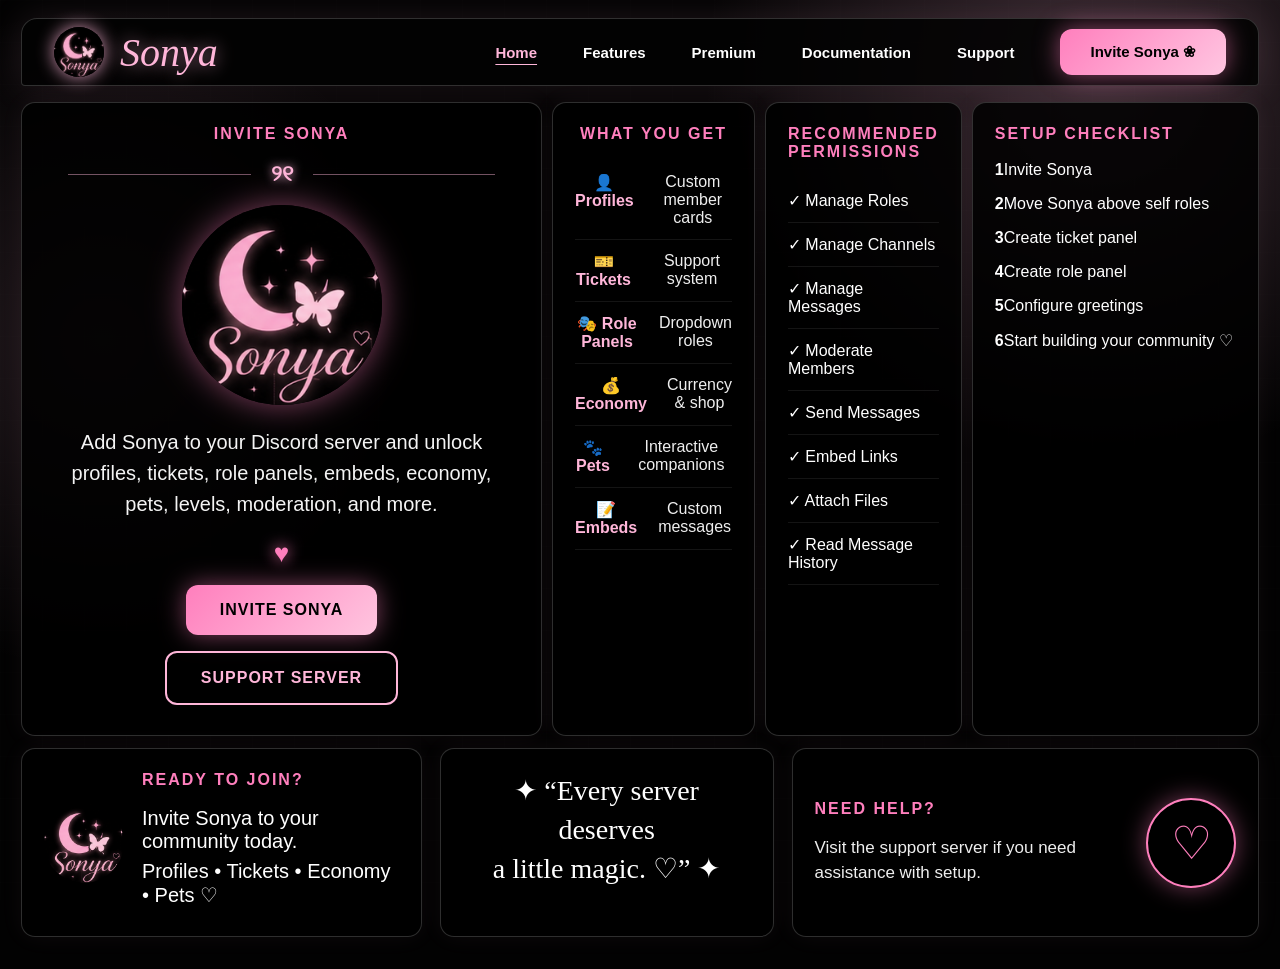
<file: index.html>
<!DOCTYPE html>
<html lang="en">
<head>
    <meta charset="UTF-8">
    <meta name="viewport" content="width=device-width, initial-scale=1.0">
    <title>Sonya Discord Bot</title>
    <link rel="stylesheet" href="style.css">
</head>
<body>

<div class="page">

    <nav class="navbar">
        <a class="brand" href="index.html">
            <img src="images/sonya-alt-logo.png" alt="Sonya">
            <span>Sonya</span>
        </a>

        <div class="nav-links">
            <a class="active" href="index.html">Home</a>
            <a href="features.html">Features</a>
            <a href="premium.html">Premium</a>
            <a href="docs.html">Documentation</a>
            <a href="support.html">Support</a>
            <a class="invite-nav" href="invite.html">Invite Sonya ❀</a>
        </div>
    </nav>

    <main>

        <section class="top-grid">

            <article class="panel icon-panel">
                <h2>INVITE SONYA</h2>

                <div class="divider">
                    <span></span>
                    <b>୨୧</b>
                    <span></span>
                </div>

                <img src="images/sonya-alt-logo.png" alt="Sonya icon">

                <p class="tagline">
                    Add Sonya to your Discord server and unlock profiles,
                    tickets, role panels, embeds, economy, pets, levels,
                    moderation, and more.
                </p>

                <p class="heart">♥</p>

                <div class="hero-actions">
                    <a class="btn primary" href="invite.html">Invite Sonya</a>
                    <a class="btn outline" href="support.html">Support Server</a>
                </div>
            </article>

            <article class="panel alt-panel">
                <h2>WHAT YOU GET</h2>

                <div class="command-list">
                    <p><b>👤 Profiles</b><span>Custom member cards</span></p>
                    <p><b>🎫 Tickets</b><span>Support system</span></p>
                    <p><b>🎭 Role Panels</b><span>Dropdown roles</span></p>
                    <p><b>💰 Economy</b><span>Currency & shop</span></p>
                    <p><b>🐾 Pets</b><span>Interactive companions</span></p>
                    <p><b>📝 Embeds</b><span>Custom messages</span></p>
                </div>
            </article>

            <article class="panel palette-panel">
                <h2>RECOMMENDED PERMISSIONS</h2>

                <div class="command-list">
                    <p>✓ Manage Roles</p>
                    <p>✓ Manage Channels</p>
                    <p>✓ Manage Messages</p>
                    <p>✓ Moderate Members</p>
                    <p>✓ Send Messages</p>
                    <p>✓ Embed Links</p>
                    <p>✓ Attach Files</p>
                    <p>✓ Read Message History</p>
                </div>
            </article>

            <article class="panel feature-panel">
                <h2>SETUP CHECKLIST</h2>

                <div class="setup-list">
                    <p><b>1</b><span>Invite Sonya</span></p>
                    <p><b>2</b><span>Move Sonya above self roles</span></p>
                    <p><b>3</b><span>Create ticket panel</span></p>
                    <p><b>4</b><span>Create role panel</span></p>
                    <p><b>5</b><span>Configure greetings</span></p>
                    <p><b>6</b><span>Start building your community ♡</span></p>
                </div>
            </article>

        </section>

        <section class="bottom-grid">

            <article class="mini-panel presence">
                <img src="images/sonya-alt-logo.png" alt="Sonya">

                <div>
                    <h3>READY TO JOIN?</h3>
                    <p>Invite Sonya to your community today.</p>
                    <p class="playing">Profiles • Tickets • Economy • Pets ♡</p>
                </div>
            </article>

            <article class="mini-panel quote">
                ✦ “Every server deserves<br>a little magic. ♡” ✦
            </article>

            <article class="mini-panel note">
                <div>
                    <h3>NEED HELP?</h3>
                    <p>Visit the support server if you need assistance with setup.</p>
                </div>

                <div class="cat-face">♡</div>
            </article>

        </section>

    </main>

</div>

</body>
</html>
</file>
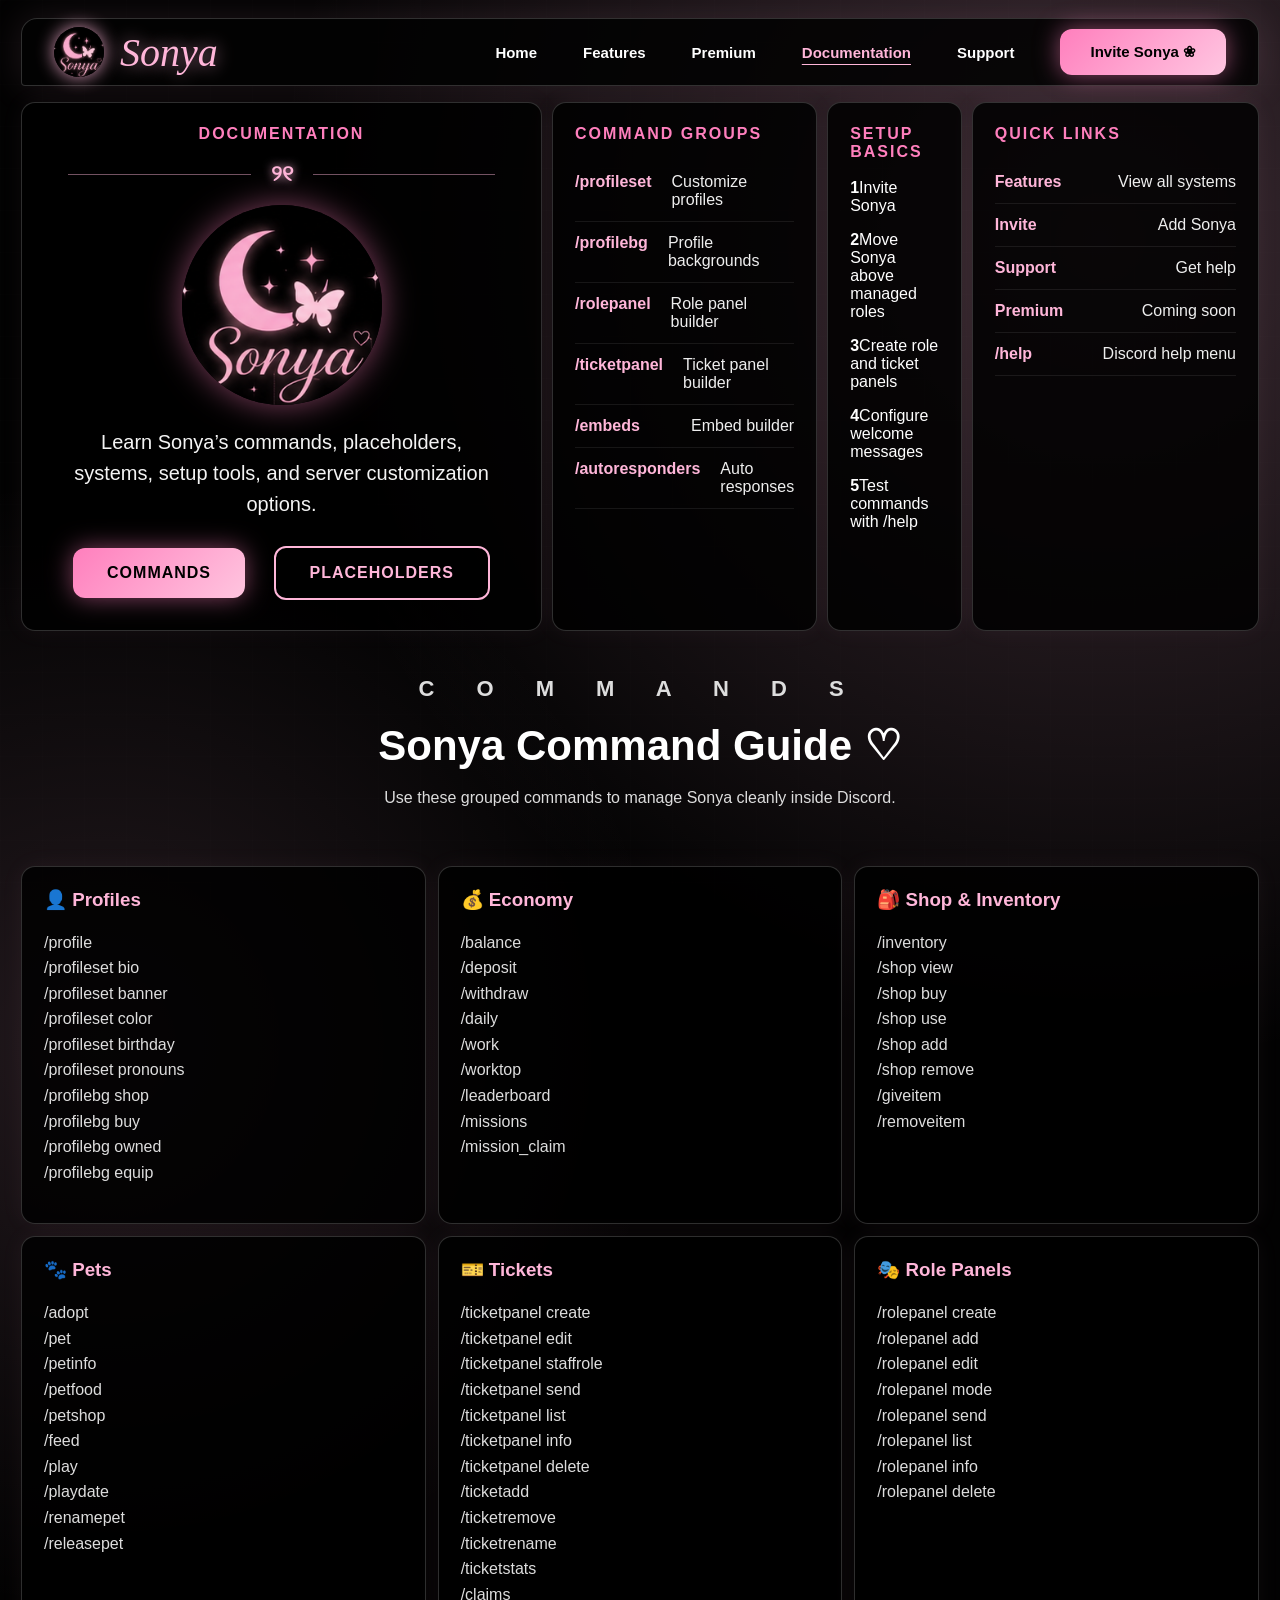
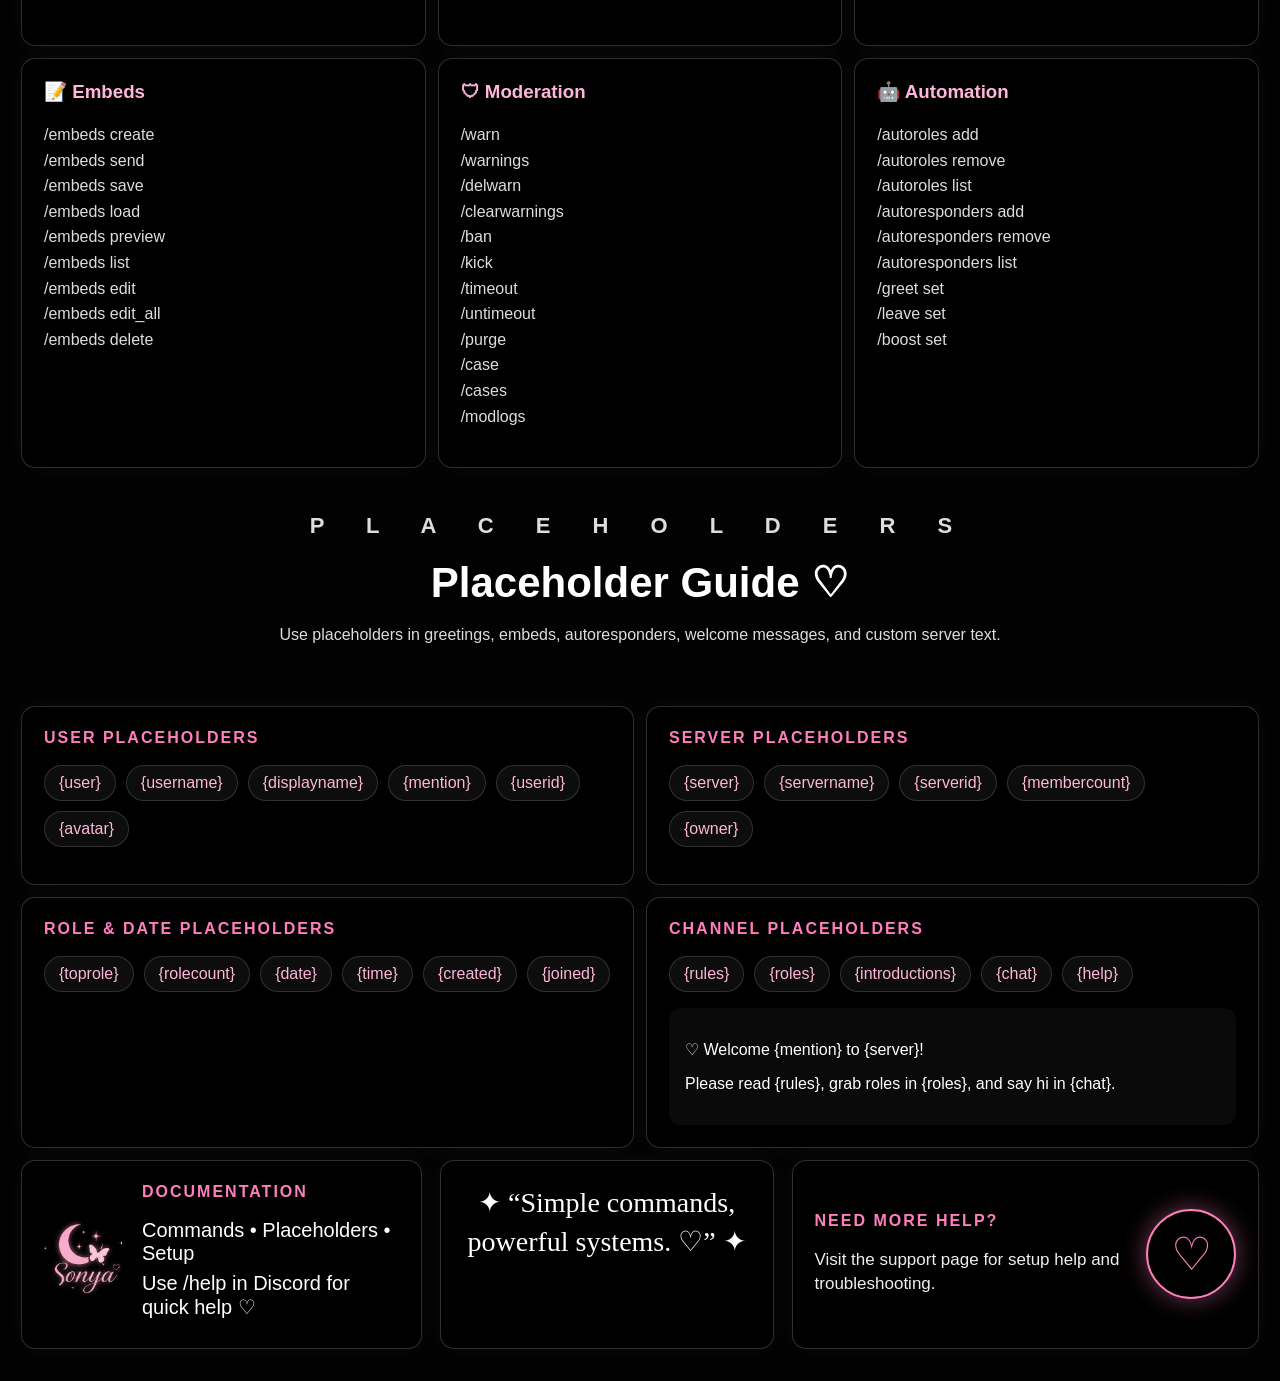
<file: docs.html>
<!DOCTYPE html>
<html lang="en">
<head>
    <meta charset="UTF-8">
    <meta name="viewport" content="width=device-width, initial-scale=1.0">
    <title>Documentation - Sonya</title>
    <link rel="stylesheet" href="style.css">
</head>
<body>

<div class="page">

    <nav class="navbar">
        <a class="brand" href="index.html">
            <img src="images/sonya-alt-logo.png" alt="Sonya">
            <span>Sonya</span>
        </a>

        <div class="nav-links">
            <a href="index.html">Home</a>
            <a href="features.html">Features</a>
            <a href="premium.html">Premium</a>
            <a class="active" href="docs.html">Documentation</a>
            <a href="support.html">Support</a>
            <a class="invite-nav" href="invite.html">Invite Sonya ❀</a>
        </div>
    </nav>

    <main>

        <section class="top-grid">

            <article class="panel icon-panel">
                <h2>DOCUMENTATION</h2>

                <div class="divider">
                    <span></span>
                    <b>୨୧</b>
                    <span></span>
                </div>

                <img src="images/sonya-alt-logo.png" alt="Sonya">

                <p class="tagline">
                    Learn Sonya’s commands, placeholders, systems,
                    setup tools, and server customization options.
                </p>

                <div class="hero-actions">
                    <a class="btn primary" href="#commands">Commands</a>
                    <a class="btn outline" href="#placeholders">Placeholders</a>
                </div>
            </article>

            <article class="panel">
                <h2>COMMAND GROUPS</h2>

                <div class="command-list">
                    <p><b>/profileset</b><span>Customize profiles</span></p>
                    <p><b>/profilebg</b><span>Profile backgrounds</span></p>
                    <p><b>/rolepanel</b><span>Role panel builder</span></p>
                    <p><b>/ticketpanel</b><span>Ticket panel builder</span></p>
                    <p><b>/embeds</b><span>Embed builder</span></p>
                    <p><b>/autoresponders</b><span>Auto responses</span></p>
                </div>
            </article>

            <article class="panel">
                <h2>SETUP BASICS</h2>

                <div class="setup-list">
                    <p><b>1</b><span>Invite Sonya</span></p>
                    <p><b>2</b><span>Move Sonya above managed roles</span></p>
                    <p><b>3</b><span>Create role and ticket panels</span></p>
                    <p><b>4</b><span>Configure welcome messages</span></p>
                    <p><b>5</b><span>Test commands with /help</span></p>
                </div>
            </article>

            <article class="panel">
                <h2>QUICK LINKS</h2>

                <div class="command-list">
                    <p><b>Features</b><span>View all systems</span></p>
                    <p><b>Invite</b><span>Add Sonya</span></p>
                    <p><b>Support</b><span>Get help</span></p>
                    <p><b>Premium</b><span>Coming soon</span></p>
                    <p><b>/help</b><span>Discord help menu</span></p>
                </div>
            </article>

        </section>

        <section class="section-head" id="commands">
            <p class="label">C O M M A N D S</p>
            <h1>Sonya Command Guide ♡</h1>
            <p>Use these grouped commands to manage Sonya cleanly inside Discord.</p>
        </section>

        <section class="systems-grid">

            <article class="system-card">
                <h3>👤 Profiles</h3>
                <p>
                    /profile<br>
                    /profileset bio<br>
                    /profileset banner<br>
                    /profileset color<br>
                    /profileset birthday<br>
                    /profileset pronouns<br>
                    /profilebg shop<br>
                    /profilebg buy<br>
                    /profilebg owned<br>
                    /profilebg equip
                </p>
            </article>

            <article class="system-card">
                <h3>💰 Economy</h3>
                <p>
                    /balance<br>
                    /deposit<br>
                    /withdraw<br>
                    /daily<br>
                    /work<br>
                    /worktop<br>
                    /leaderboard<br>
                    /missions<br>
                    /mission_claim
                </p>
            </article>

            <article class="system-card">
                <h3>🎒 Shop & Inventory</h3>
                <p>
                    /inventory<br>
                    /shop view<br>
                    /shop buy<br>
                    /shop use<br>
                    /shop add<br>
                    /shop remove<br>
                    /giveitem<br>
                    /removeitem
                </p>
            </article>

            <article class="system-card">
                <h3>🐾 Pets</h3>
                <p>
                    /adopt<br>
                    /pet<br>
                    /petinfo<br>
                    /petfood<br>
                    /petshop<br>
                    /feed<br>
                    /play<br>
                    /playdate<br>
                    /renamepet<br>
                    /releasepet
                </p>
            </article>

            <article class="system-card">
                <h3>🎫 Tickets</h3>
                <p>
                    /ticketpanel create<br>
                    /ticketpanel edit<br>
                    /ticketpanel staffrole<br>
                    /ticketpanel send<br>
                    /ticketpanel list<br>
                    /ticketpanel info<br>
                    /ticketpanel delete<br>
                    /ticketadd<br>
                    /ticketremove<br>
                    /ticketrename<br>
                    /ticketstats<br>
                    /claims
                </p>
            </article>

            <article class="system-card">
                <h3>🎭 Role Panels</h3>
                <p>
                    /rolepanel create<br>
                    /rolepanel add<br>
                    /rolepanel edit<br>
                    /rolepanel mode<br>
                    /rolepanel send<br>
                    /rolepanel list<br>
                    /rolepanel info<br>
                    /rolepanel delete
                </p>
            </article>

            <article class="system-card">
                <h3>📝 Embeds</h3>
                <p>
                    /embeds create<br>
                    /embeds send<br>
                    /embeds save<br>
                    /embeds load<br>
                    /embeds preview<br>
                    /embeds list<br>
                    /embeds edit<br>
                    /embeds edit_all<br>
                    /embeds delete
                </p>
            </article>

            <article class="system-card">
                <h3>🛡 Moderation</h3>
                <p>
                    /warn<br>
                    /warnings<br>
                    /delwarn<br>
                    /clearwarnings<br>
                    /ban<br>
                    /kick<br>
                    /timeout<br>
                    /untimeout<br>
                    /purge<br>
                    /case<br>
                    /cases<br>
                    /modlogs
                </p>
            </article>

            <article class="system-card">
                <h3>🤖 Automation</h3>
                <p>
                    /autoroles add<br>
                    /autoroles remove<br>
                    /autoroles list<br>
                    /autoresponders add<br>
                    /autoresponders remove<br>
                    /autoresponders list<br>
                    /greet set<br>
                    /leave set<br>
                    /boost set
                </p>
            </article>

        </section>

        <section class="section-head" id="placeholders">
            <p class="label">P L A C E H O L D E R S</p>
            <h1>Placeholder Guide ♡</h1>
            <p>Use placeholders in greetings, embeds, autoresponders, welcome messages, and custom server text.</p>
        </section>

        <section class="preview-grid">

            <article class="panel placeholder-preview">
                <h2>USER PLACEHOLDERS</h2>

                <div class="placeholder-tags">
                    <span>{user}</span>
                    <span>{username}</span>
                    <span>{displayname}</span>
                    <span>{mention}</span>
                    <span>{userid}</span>
                    <span>{avatar}</span>
                </div>
            </article>

            <article class="panel placeholder-preview">
                <h2>SERVER PLACEHOLDERS</h2>

                <div class="placeholder-tags">
                    <span>{server}</span>
                    <span>{servername}</span>
                    <span>{serverid}</span>
                    <span>{membercount}</span>
                    <span>{owner}</span>
                </div>
            </article>

            <article class="panel placeholder-preview">
                <h2>ROLE & DATE PLACEHOLDERS</h2>

                <div class="placeholder-tags">
                    <span>{toprole}</span>
                    <span>{rolecount}</span>
                    <span>{date}</span>
                    <span>{time}</span>
                    <span>{created}</span>
                    <span>{joined}</span>
                </div>
            </article>

            <article class="panel placeholder-preview">
                <h2>CHANNEL PLACEHOLDERS</h2>

                <div class="placeholder-tags">
                    <span>{rules}</span>
                    <span>{roles}</span>
                    <span>{introductions}</span>
                    <span>{chat}</span>
                    <span>{help}</span>
                </div>

                <div class="placeholder-example">
                    <p>♡ Welcome {mention} to {server}!</p>
                    <p>Please read {rules}, grab roles in {roles}, and say hi in {chat}.</p>
                </div>
            </article>

        </section>

        <section class="bottom-grid">

            <article class="mini-panel presence">
                <img src="images/sonya-alt-logo.png" alt="Sonya">

                <div>
                    <h3>DOCUMENTATION</h3>
                    <p>Commands • Placeholders • Setup</p>
                    <p class="playing">Use /help in Discord for quick help ♡</p>
                </div>
            </article>

            <article class="mini-panel quote">
                ✦ “Simple commands,<br>powerful systems. ♡” ✦
            </article>

            <article class="mini-panel note">
                <div>
                    <h3>NEED MORE HELP?</h3>
                    <p>Visit the support page for setup help and troubleshooting.</p>
                </div>

                <div class="cat-face">♡</div>
            </article>

        </section>

    </main>

</div>

</body>
</html>
</file>
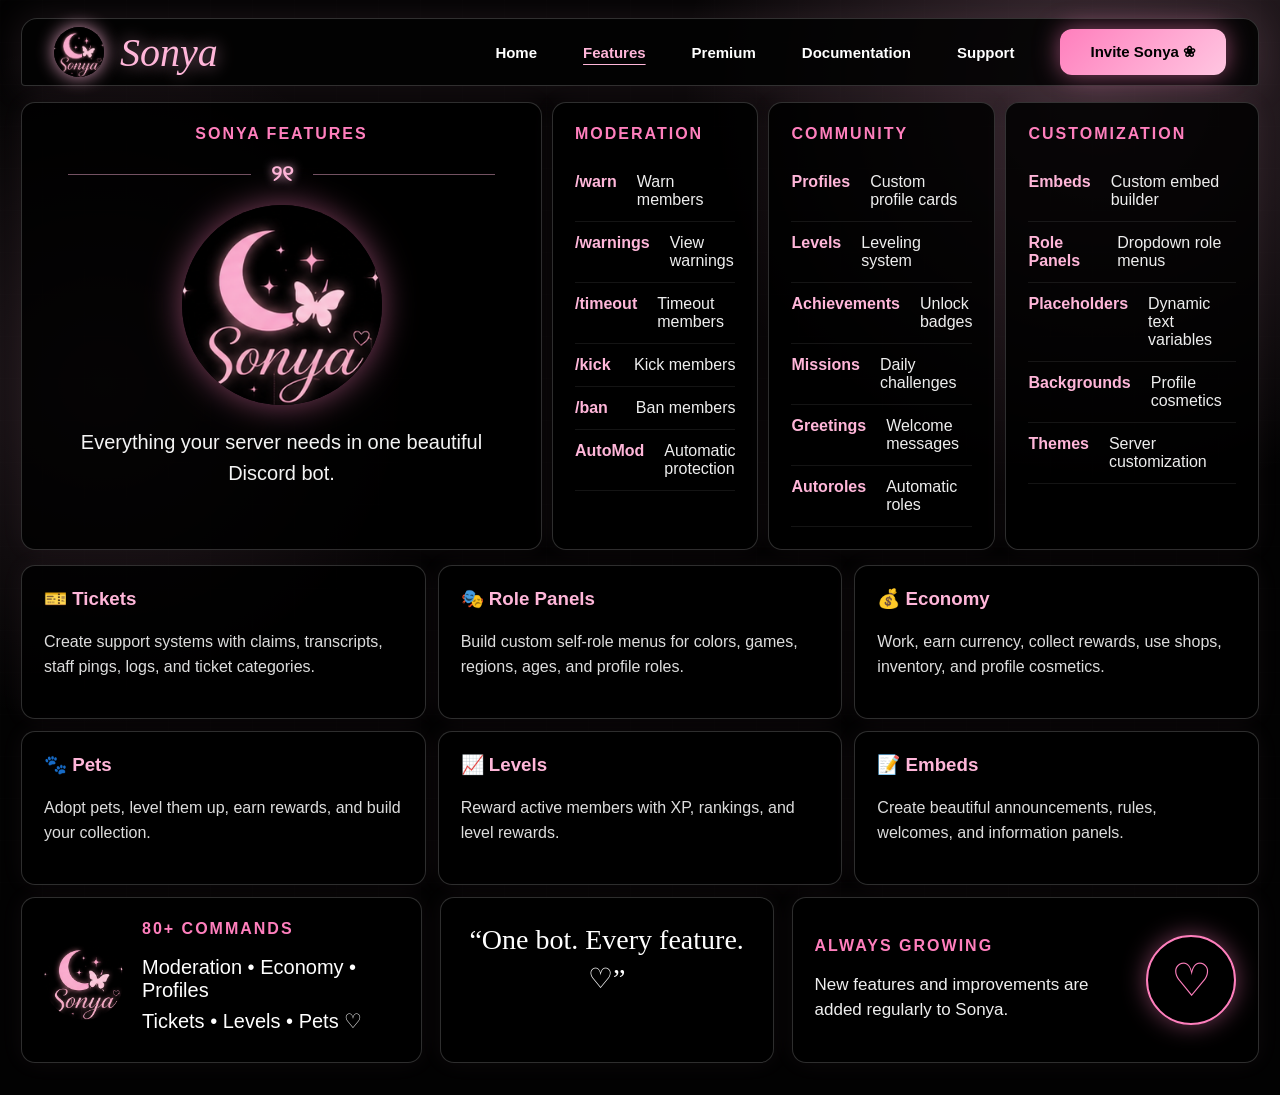
<file: features.html>
<!DOCTYPE html>
<html lang="en">
<head>
    <meta charset="UTF-8">
    <meta name="viewport" content="width=device-width, initial-scale=1.0">
    <title>Features - Sonya</title>
    <link rel="stylesheet" href="style.css">
</head>
<body>

<div class="page">

    <nav class="navbar">
        <a class="brand" href="index.html">
            <img src="images/sonya-alt-logo.png" alt="Sonya">
            <span>Sonya</span>
        </a>

        <div class="nav-links">
            <a href="index.html">Home</a>
            <a class="active" href="features.html">Features</a>
            <a href="premium.html">Premium</a>
            <a href="docs.html">Documentation</a>
            <a href="support.html">Support</a>
            <a class="invite-nav" href="invite.html">Invite Sonya ❀</a>
        </div>
    </nav>

    <main>

        <section class="top-grid">

            <article class="panel icon-panel">

                <h2>SONYA FEATURES</h2>

                <div class="divider">
                    <span></span>
                    <b>୨୧</b>
                    <span></span>
                </div>

                <img src="images/sonya-alt-logo.png" alt="Sonya">

                <p class="tagline">
                    Everything your server needs in one beautiful Discord bot.
                </p>

            </article>

            <article class="panel">
                <h2>MODERATION</h2>

                <div class="command-list">
                    <p><b>/warn</b><span>Warn members</span></p>
                    <p><b>/warnings</b><span>View warnings</span></p>
                    <p><b>/timeout</b><span>Timeout members</span></p>
                    <p><b>/kick</b><span>Kick members</span></p>
                    <p><b>/ban</b><span>Ban members</span></p>
                    <p><b>AutoMod</b><span>Automatic protection</span></p>
                </div>
            </article>

            <article class="panel">
                <h2>COMMUNITY</h2>

                <div class="command-list">
                    <p><b>Profiles</b><span>Custom profile cards</span></p>
                    <p><b>Levels</b><span>Leveling system</span></p>
                    <p><b>Achievements</b><span>Unlock badges</span></p>
                    <p><b>Missions</b><span>Daily challenges</span></p>
                    <p><b>Greetings</b><span>Welcome messages</span></p>
                    <p><b>Autoroles</b><span>Automatic roles</span></p>
                </div>
            </article>

            <article class="panel">
                <h2>CUSTOMIZATION</h2>

                <div class="command-list">
                    <p><b>Embeds</b><span>Custom embed builder</span></p>
                    <p><b>Role Panels</b><span>Dropdown role menus</span></p>
                    <p><b>Placeholders</b><span>Dynamic text variables</span></p>
                    <p><b>Backgrounds</b><span>Profile cosmetics</span></p>
                    <p><b>Themes</b><span>Server customization</span></p>
                </div>
            </article>

        </section>

        <section class="systems-grid">

            <article class="system-card">
                <h3>🎫 Tickets</h3>
                <p>Create support systems with claims, transcripts, staff pings, logs, and ticket categories.</p>
            </article>

            <article class="system-card">
                <h3>🎭 Role Panels</h3>
                <p>Build custom self-role menus for colors, games, regions, ages, and profile roles.</p>
            </article>

            <article class="system-card">
                <h3>💰 Economy</h3>
                <p>Work, earn currency, collect rewards, use shops, inventory, and profile cosmetics.</p>
            </article>

            <article class="system-card">
                <h3>🐾 Pets</h3>
                <p>Adopt pets, level them up, earn rewards, and build your collection.</p>
            </article>

            <article class="system-card">
                <h3>📈 Levels</h3>
                <p>Reward active members with XP, rankings, and level rewards.</p>
            </article>

            <article class="system-card">
                <h3>📝 Embeds</h3>
                <p>Create beautiful announcements, rules, welcomes, and information panels.</p>
            </article>

        </section>

        <section class="bottom-grid">

            <article class="mini-panel presence">
                <img src="images/sonya-alt-logo.png" alt="Sonya">

                <div>
                    <h3>80+ COMMANDS</h3>
                    <p>Moderation • Economy • Profiles</p>
                    <p class="playing">Tickets • Levels • Pets ♡</p>
                </div>
            </article>

            <article class="mini-panel quote">
                “One bot. Every feature. ♡”
            </article>

            <article class="mini-panel note">

                <div>
                    <h3>ALWAYS GROWING</h3>
                    <p>New features and improvements are added regularly to Sonya.</p>
                </div>

                <div class="cat-face">♡</div>

            </article>

        </section>

    </main>

</div>

</body>
</html>
</file>
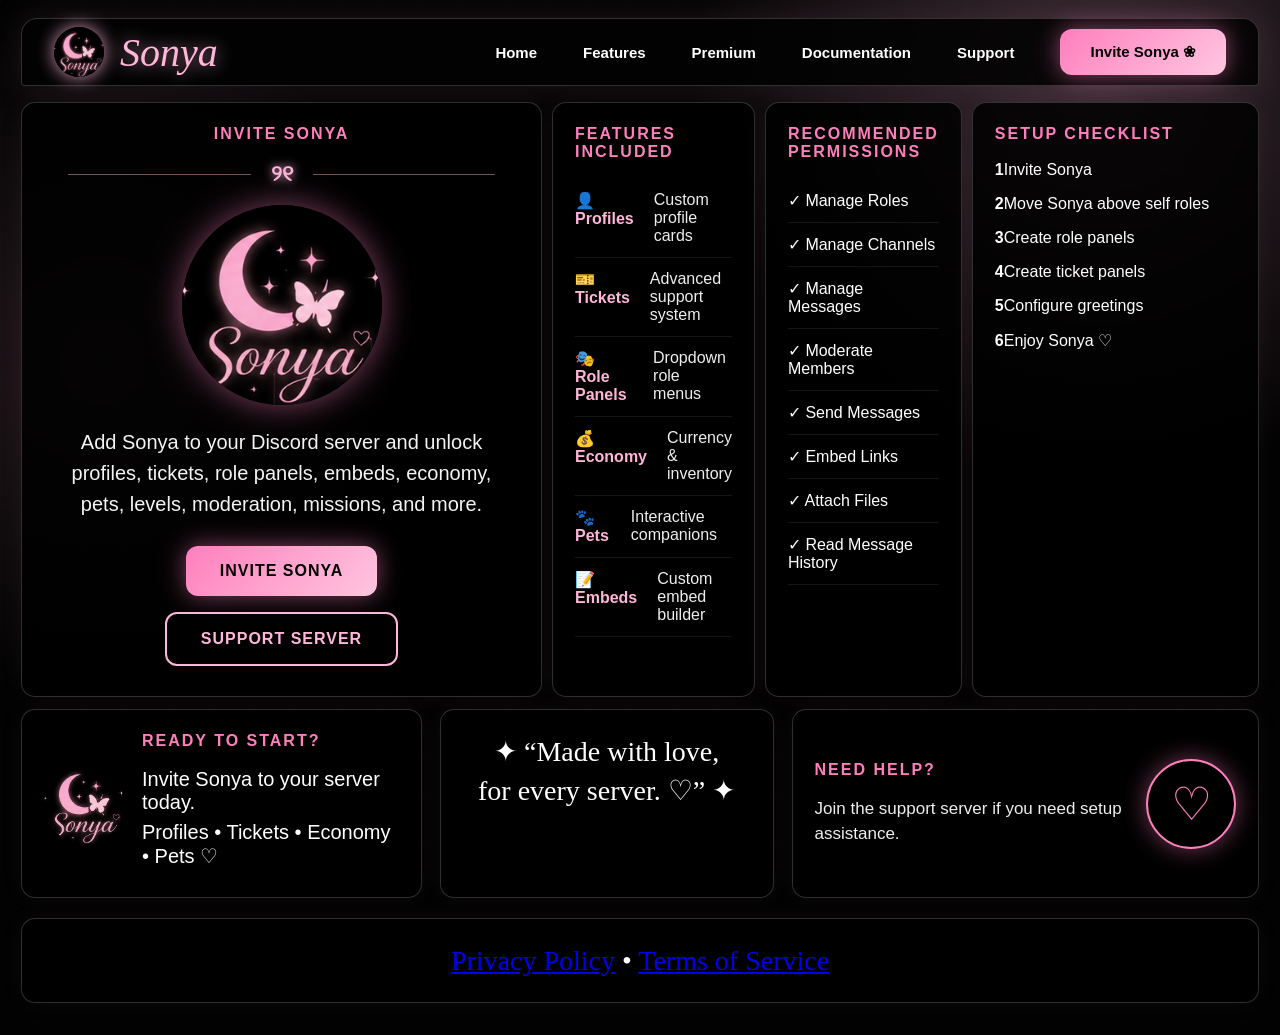
<file: invite.html>
<!DOCTYPE html>
<html lang="en">
<head>
    <meta charset="UTF-8">
    <meta name="viewport" content="width=device-width, initial-scale=1.0">
    <title>Invite Sonya</title>
    <link rel="stylesheet" href="style.css">
</head>
<body>

<div class="page">

    <nav class="navbar">
        <a class="brand" href="index.html">
            <img src="images/sonya-alt-logo.png" alt="Sonya">
            <span>Sonya</span>
        </a>

        <div class="nav-links">
            <a href="index.html">Home</a>
            <a href="features.html">Features</a>
            <a href="premium.html">Premium</a>
            <a href="docs.html">Documentation</a>
            <a href="support.html">Support</a>
            <a class="invite-nav active" href="invite.html">Invite Sonya ❀</a>
        </div>
    </nav>

    <main>

        <section class="top-grid">

            <article class="panel icon-panel">

                <h2>INVITE SONYA</h2>

                <div class="divider">
                    <span></span>
                    <b>୨୧</b>
                    <span></span>
                </div>

                <img src="images/sonya-alt-logo.png" alt="Sonya">

                <p class="tagline">
                    Add Sonya to your Discord server and unlock profiles,
                    tickets, role panels, embeds, economy, pets, levels,
                    moderation, missions, and more.
                </p>

                <div class="hero-actions">

                    
                    <a class="btn primary"
                       href="https://discord.com/oauth2/authorize?client_id=1516908555285041232&permissions=1101927671824&integration_type=0&scope=bot+applications.commands"
                       target="_blank">
                        Invite Sonya
                    </a>

                    <a class="btn outline"
                       href="https://discord.gg/r34JPPwkvG"
                       target="_blank">
                        Support Server
                  </a>

                </div>

            </article>

            <article class="panel">
                <h2>FEATURES INCLUDED</h2>

                <div class="command-list">
                    <p><b>👤 Profiles</b><span>Custom profile cards</span></p>
                    <p><b>🎫 Tickets</b><span>Advanced support system</span></p>
                    <p><b>🎭 Role Panels</b><span>Dropdown role menus</span></p>
                    <p><b>💰 Economy</b><span>Currency & inventory</span></p>
                    <p><b>🐾 Pets</b><span>Interactive companions</span></p>
                    <p><b>📝 Embeds</b><span>Custom embed builder</span></p>
                </div>

            </article>

            <article class="panel">
                <h2>RECOMMENDED PERMISSIONS</h2>

                <div class="command-list">
                    <p>✓ Manage Roles</p>
                    <p>✓ Manage Channels</p>
                    <p>✓ Manage Messages</p>
                    <p>✓ Moderate Members</p>
                    <p>✓ Send Messages</p>
                    <p>✓ Embed Links</p>
                    <p>✓ Attach Files</p>
                    <p>✓ Read Message History</p>
                </div>

            </article>

            <article class="panel">
                <h2>SETUP CHECKLIST</h2>

                <div class="setup-list">
                    <p><b>1</b><span>Invite Sonya</span></p>
                    <p><b>2</b><span>Move Sonya above self roles</span></p>
                    <p><b>3</b><span>Create role panels</span></p>
                    <p><b>4</b><span>Create ticket panels</span></p>
                    <p><b>5</b><span>Configure greetings</span></p>
                    <p><b>6</b><span>Enjoy Sonya ♡</span></p>
                </div>

            </article>

        </section>

        <section class="bottom-grid">

            <article class="mini-panel presence">

                <img src="images/sonya-alt-logo.png" alt="Sonya">

                <div>
                    <h3>READY TO START?</h3>
                    <p>Invite Sonya to your server today.</p>
                    <p class="playing">Profiles • Tickets • Economy • Pets ♡</p>
                </div>

            </article>

            <article class="mini-panel quote">
                ✦ “Made with love,<br>for every server. ♡” ✦
            </article>

            <article class="mini-panel note">

                <div>
                    <h3>NEED HELP?</h3>
                    <p>Join the support server if you need setup assistance.</p>
                </div>

                <div class="cat-face">♡</div>

            </article>

        </section>

     <footer class="mini-panel quote" style="margin-top:20px;">
       <a href="privacy.html">Privacy Policy</a>
        •
       <a href="terms.html">Terms of Service</a>
</footer>


</main>

</div>

</body>
</html>
</file>
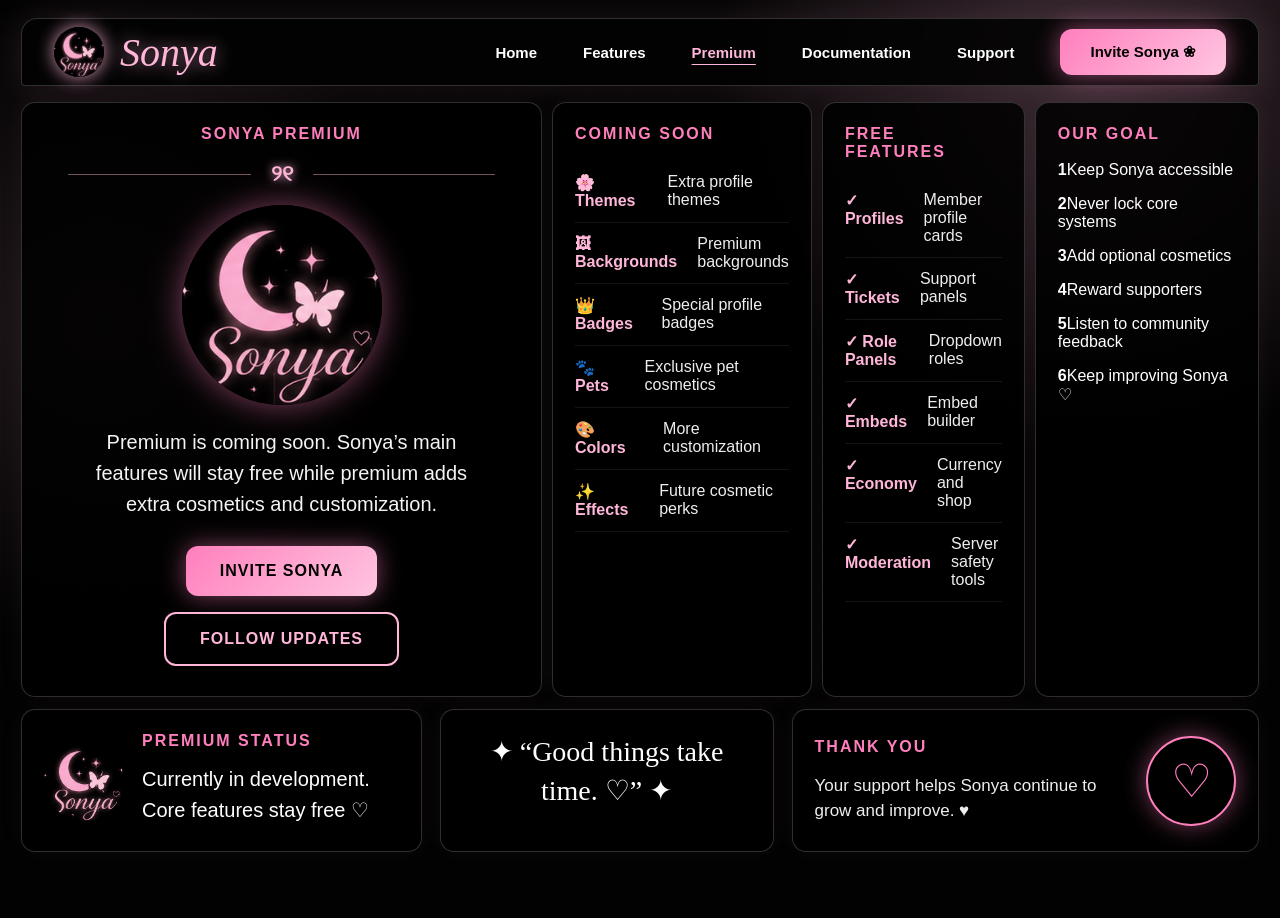
<file: premium.html>
<!DOCTYPE html>
<html lang="en">
<head>
    <meta charset="UTF-8">
    <meta name="viewport" content="width=device-width, initial-scale=1.0">
    <title>Premium - Sonya</title>
    <link rel="stylesheet" href="style.css">
</head>
<body>

<div class="page">

    <nav class="navbar">
        <a class="brand" href="index.html">
            <img src="images/sonya-alt-logo.png" alt="Sonya">
            <span>Sonya</span>
        </a>

        <div class="nav-links">
            <a href="index.html">Home</a>
            <a href="features.html">Features</a>
            <a class="active" href="premium.html">Premium</a>
            <a href="docs.html">Documentation</a>
            <a href="support.html">Support</a>
            <a class="invite-nav" href="invite.html">Invite Sonya ❀</a>
        </div>
    </nav>

    <main>

        <section class="top-grid">

            <article class="panel icon-panel">
                <h2>SONYA PREMIUM</h2>

                <div class="divider">
                    <span></span>
                    <b>୨୧</b>
                    <span></span>
                </div>

                <img src="images/sonya-alt-logo.png" alt="Sonya">

                <p class="tagline">
                    Premium is coming soon. Sonya’s main features will stay free
                    while premium adds extra cosmetics and customization.
                </p>

                <div class="hero-actions">
                    <a class="btn primary" href="invite.html">Invite Sonya</a>
                    <a class="btn outline" href="support.html">Follow Updates</a>
                </div>
            </article>

            <article class="panel">
                <h2>COMING SOON</h2>

                <div class="command-list">
                    <p><b>🌸 Themes</b><span>Extra profile themes</span></p>
                    <p><b>🖼 Backgrounds</b><span>Premium backgrounds</span></p>
                    <p><b>👑 Badges</b><span>Special profile badges</span></p>
                    <p><b>🐾 Pets</b><span>Exclusive pet cosmetics</span></p>
                    <p><b>🎨 Colors</b><span>More customization</span></p>
                    <p><b>✨ Effects</b><span>Future cosmetic perks</span></p>
                </div>
            </article>

            <article class="panel">
                <h2>FREE FEATURES</h2>

                <div class="command-list">
                    <p><b>✓ Profiles</b><span>Member profile cards</span></p>
                    <p><b>✓ Tickets</b><span>Support panels</span></p>
                    <p><b>✓ Role Panels</b><span>Dropdown roles</span></p>
                    <p><b>✓ Embeds</b><span>Embed builder</span></p>
                    <p><b>✓ Economy</b><span>Currency and shop</span></p>
                    <p><b>✓ Moderation</b><span>Server safety tools</span></p>
                </div>
            </article>

            <article class="panel">
                <h2>OUR GOAL</h2>

                <div class="setup-list">
                    <p><b>1</b><span>Keep Sonya accessible</span></p>
                    <p><b>2</b><span>Never lock core systems</span></p>
                    <p><b>3</b><span>Add optional cosmetics</span></p>
                    <p><b>4</b><span>Reward supporters</span></p>
                    <p><b>5</b><span>Listen to community feedback</span></p>
                    <p><b>6</b><span>Keep improving Sonya ♡</span></p>
                </div>
            </article>

        </section>

        <section class="bottom-grid">

            <article class="mini-panel presence">
                <img src="images/sonya-alt-logo.png" alt="Sonya">

                <div>
                    <h3>PREMIUM STATUS</h3>
                    <p>Currently in development.</p>
                    <p class="playing">Core features stay free ♡</p>
                </div>
            </article>

            <article class="mini-panel quote">
                ✦ “Good things take time. ♡” ✦
            </article>

            <article class="mini-panel note">
                <div>
                    <h3>THANK YOU</h3>
                    <p>Your support helps Sonya continue to grow and improve. ♥</p>
                </div>

                <div class="cat-face">♡</div>
            </article>

        </section>

    </main>

</div>

</body>
</html>
</file>
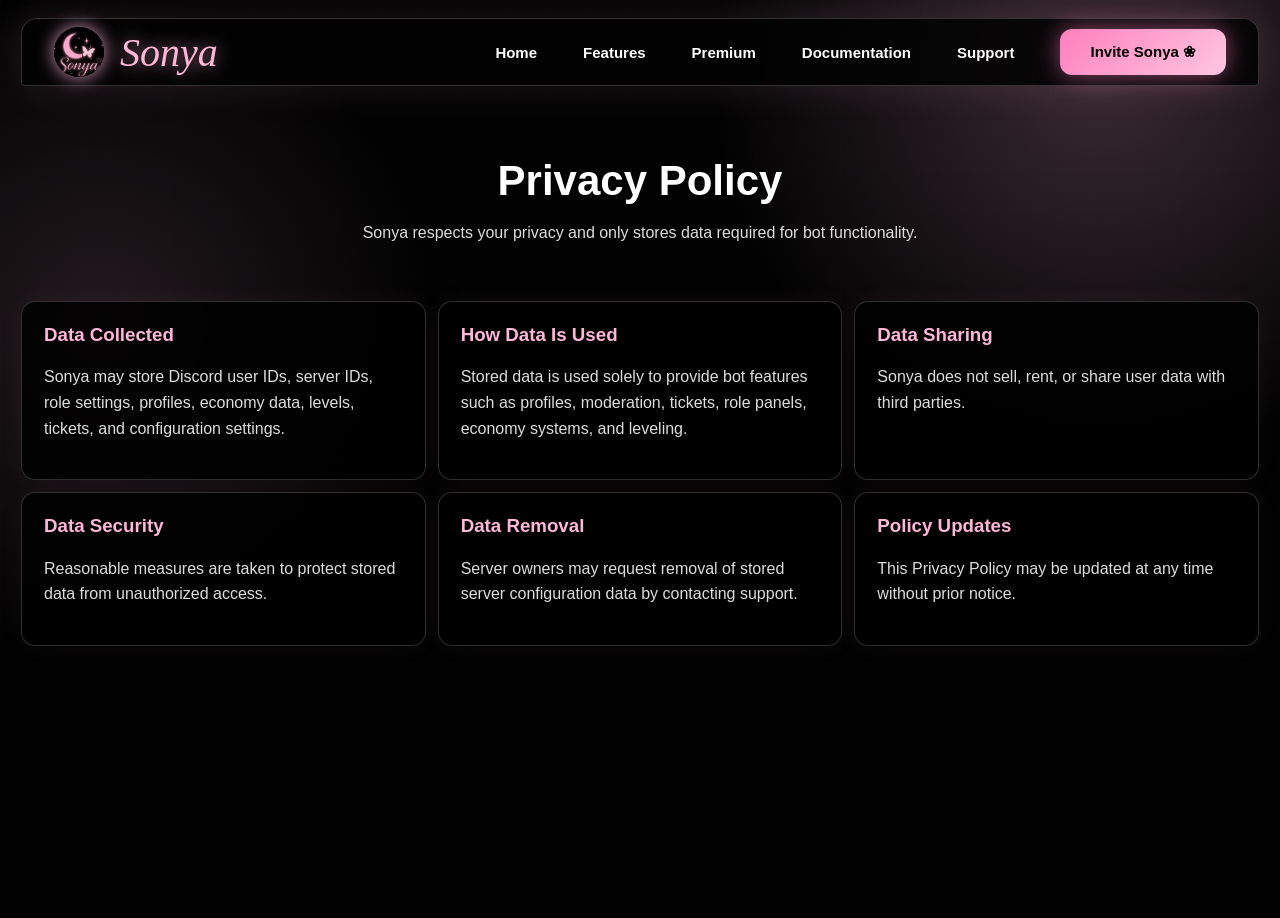
<file: privacy.html>
<!DOCTYPE html>
<html lang="en">
<head>
    <meta charset="UTF-8">
    <meta name="viewport" content="width=device-width, initial-scale=1.0">
    <title>Privacy Policy - Sonya</title>
    <link rel="stylesheet" href="style.css">
</head>
<body>

<div class="page">

    <nav class="navbar">
        <a class="brand" href="index.html">
            <img src="images/sonya-alt-logo.png" alt="Sonya">
            <span>Sonya</span>
        </a>

        <div class="nav-links">
            <a href="index.html">Home</a>
            <a href="features.html">Features</a>
            <a href="premium.html">Premium</a>
            <a href="docs.html">Documentation</a>
            <a href="support.html">Support</a>
            <a class="invite-nav" href="invite.html">Invite Sonya ❀</a>
        </div>
    </nav>

    <main>

        <section class="section-head">
            <h1>Privacy Policy</h1>
            <p>
                Sonya respects your privacy and only stores data required
                for bot functionality.
            </p>
        </section>

        <section class="systems-grid">

            <article class="system-card">
                <h3>Data Collected</h3>
                <p>
                    Sonya may store Discord user IDs, server IDs,
                    role settings, profiles, economy data,
                    levels, tickets, and configuration settings.
                </p>
            </article>

            <article class="system-card">
                <h3>How Data Is Used</h3>
                <p>
                    Stored data is used solely to provide bot features
                    such as profiles, moderation, tickets,
                    role panels, economy systems, and leveling.
                </p>
            </article>

            <article class="system-card">
                <h3>Data Sharing</h3>
                <p>
                    Sonya does not sell, rent, or share user data
                    with third parties.
                </p>
            </article>

            <article class="system-card">
                <h3>Data Security</h3>
                <p>
                    Reasonable measures are taken to protect stored data
                    from unauthorized access.
                </p>
            </article>

            <article class="system-card">
                <h3>Data Removal</h3>
                <p>
                    Server owners may request removal of stored server
                    configuration data by contacting support.
                </p>
            </article>

            <article class="system-card">
                <h3>Policy Updates</h3>
                <p>
                    This Privacy Policy may be updated at any time
                    without prior notice.
                </p>
            </article>

        </section>

    </main>

</div>

</body>
</html>
</file>
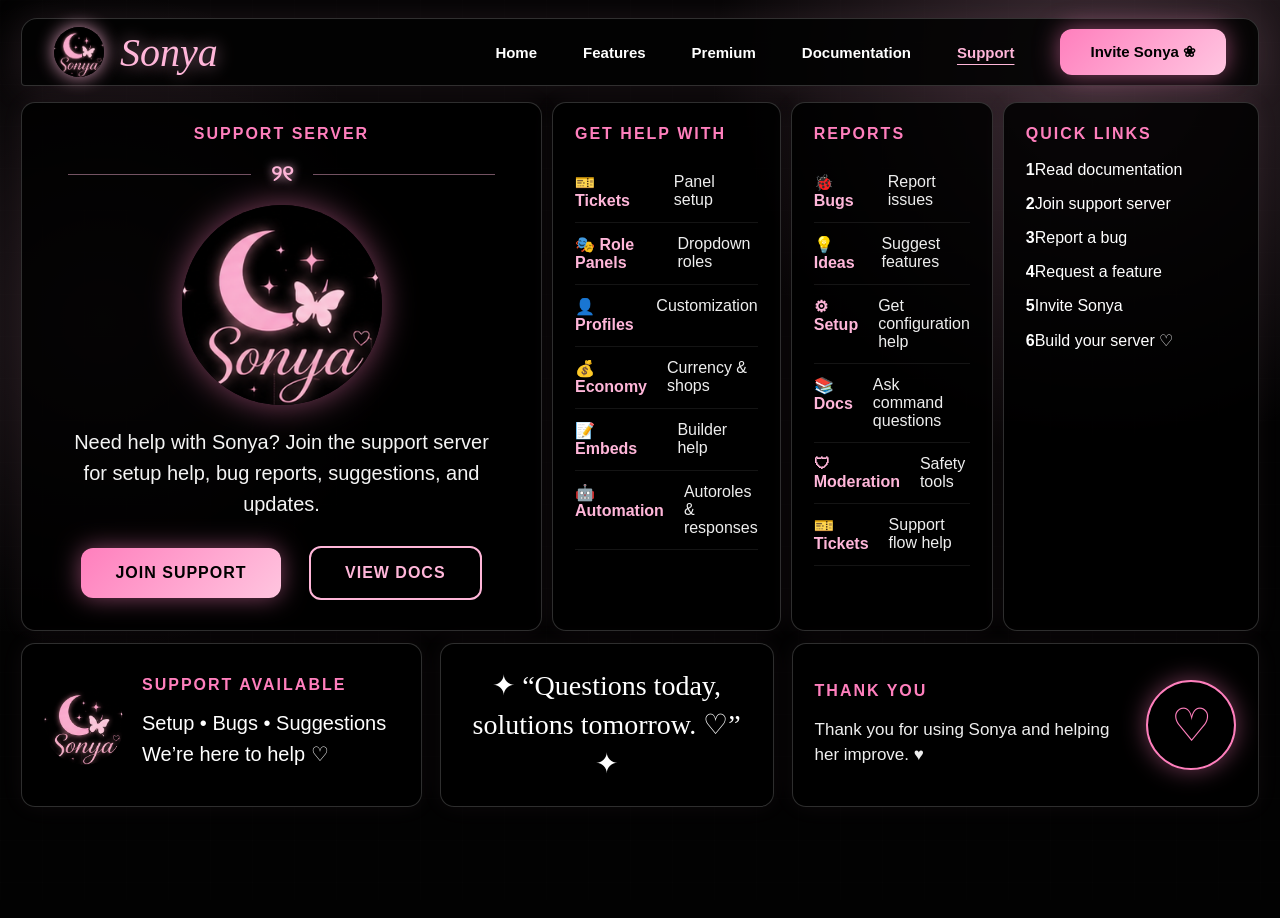
<file: support.html>
<!DOCTYPE html>
<html lang="en">
<head>
    <meta charset="UTF-8">
    <meta name="viewport" content="width=device-width, initial-scale=1.0">
    <title>Support - Sonya</title>
    <link rel="stylesheet" href="style.css">
</head>
<body>

<div class="page">

    <nav class="navbar">
        <a class="brand" href="index.html">
            <img src="images/sonya-alt-logo.png" alt="Sonya">
            <span>Sonya</span>
        </a>

        <div class="nav-links">
            <a href="index.html">Home</a>
            <a href="features.html">Features</a>
            <a href="premium.html">Premium</a>
            <a href="docs.html">Documentation</a>
            <a class="active" href="support.html">Support</a>
            <a class="invite-nav" href="invite.html">Invite Sonya ❀</a>
        </div>
    </nav>

    <main>

        <section class="top-grid">

            <article class="panel icon-panel">
                <h2>SUPPORT SERVER</h2>

                <div class="divider">
                    <span></span>
                    <b>୨୧</b>
                    <span></span>
                </div>

                <img src="images/sonya-alt-logo.png" alt="Sonya">

                <p class="tagline">
                    Need help with Sonya? Join the support server for setup help,
                    bug reports, suggestions, and updates.
                </p>

                <div class="hero-actions">
                    <a class="btn primary" href="https://discord.gg/r34JPPwkvG" target="_blank">
                        Join Support
                    </a>

                    <a class="btn outline" href="docs.html">
                        View Docs
                    </a>
                </div>
            </article>

            <article class="panel">
                <h2>GET HELP WITH</h2>

                <div class="command-list">
                    <p><b>🎫 Tickets</b><span>Panel setup</span></p>
                    <p><b>🎭 Role Panels</b><span>Dropdown roles</span></p>
                    <p><b>👤 Profiles</b><span>Customization</span></p>
                    <p><b>💰 Economy</b><span>Currency & shops</span></p>
                    <p><b>📝 Embeds</b><span>Builder help</span></p>
                    <p><b>🤖 Automation</b><span>Autoroles & responses</span></p>
                </div>
            </article>

            <article class="panel">
                <h2>REPORTS</h2>

                <div class="command-list">
                    <p><b>🐞 Bugs</b><span>Report issues</span></p>
                    <p><b>💡 Ideas</b><span>Suggest features</span></p>
                    <p><b>⚙ Setup</b><span>Get configuration help</span></p>
                    <p><b>📚 Docs</b><span>Ask command questions</span></p>
                    <p><b>🛡 Moderation</b><span>Safety tools</span></p>
                    <p><b>🎫 Tickets</b><span>Support flow help</span></p>
                </div>
            </article>

            <article class="panel">
                <h2>QUICK LINKS</h2>

                <div class="setup-list">
                    <p><b>1</b><span>Read documentation</span></p>
                    <p><b>2</b><span>Join support server</span></p>
                    <p><b>3</b><span>Report a bug</span></p>
                    <p><b>4</b><span>Request a feature</span></p>
                    <p><b>5</b><span>Invite Sonya</span></p>
                    <p><b>6</b><span>Build your server ♡</span></p>
                </div>
            </article>

        </section>

        <section class="bottom-grid">

            <article class="mini-panel presence">
                <img src="images/sonya-alt-logo.png" alt="Sonya">

                <div>
                    <h3>SUPPORT AVAILABLE</h3>
                    <p>Setup • Bugs • Suggestions</p>
                    <p class="playing">We’re here to help ♡</p>
                </div>
            </article>

            <article class="mini-panel quote">
                ✦ “Questions today,<br>solutions tomorrow. ♡” ✦
            </article>

            <article class="mini-panel note">
                <div>
                    <h3>THANK YOU</h3>
                    <p>Thank you for using Sonya and helping her improve. ♥</p>
                </div>

                <div class="cat-face">♡</div>
            </article>

        </section>

    </main>

</div>

</body>
</html>
</file>
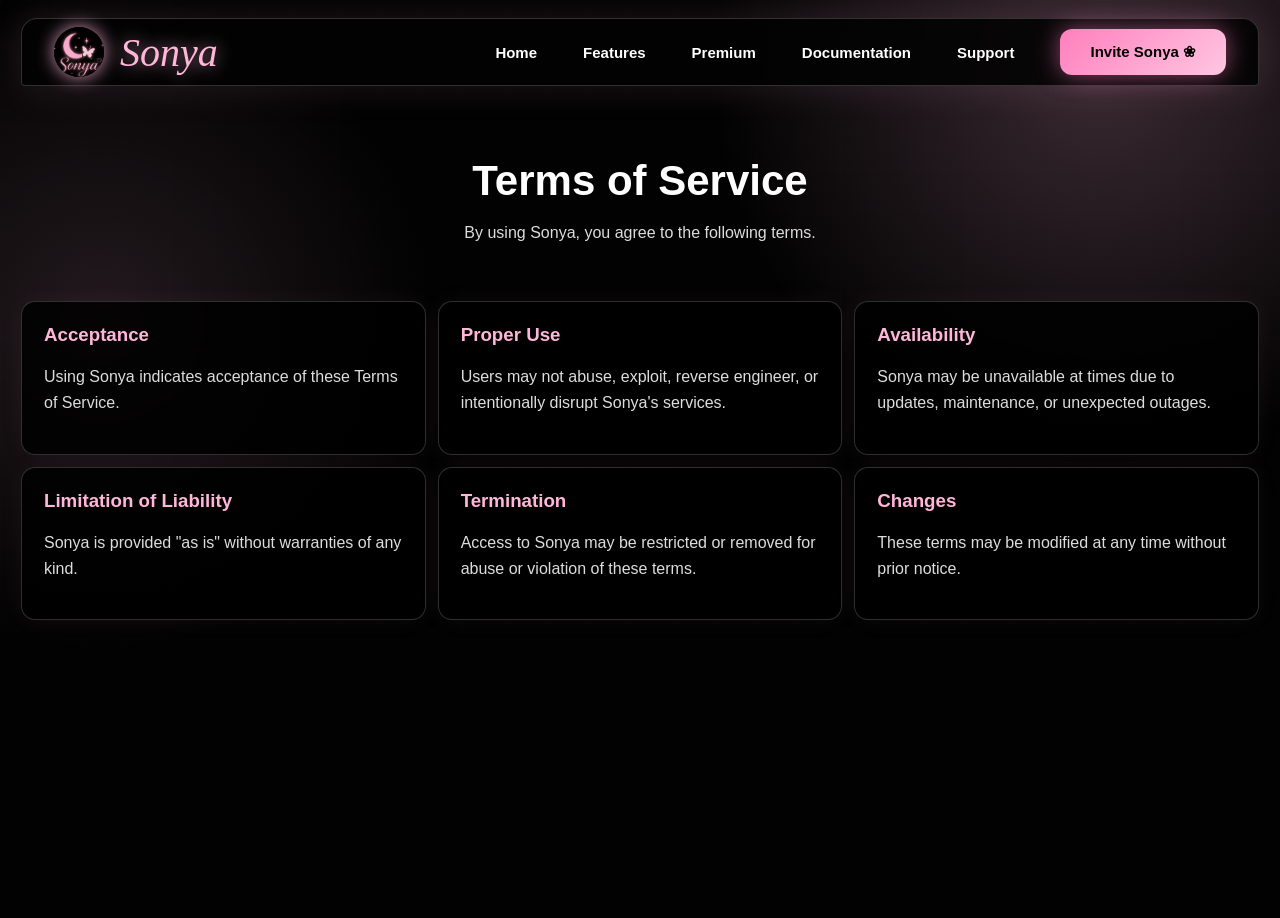
<file: terms.html>
<!DOCTYPE html>
<html lang="en">
<head>
    <meta charset="UTF-8">
    <meta name="viewport" content="width=device-width, initial-scale=1.0">
    <title>Terms of Service - Sonya</title>
    <link rel="stylesheet" href="style.css">
</head>
<body>

<div class="page">

    <nav class="navbar">
        <a class="brand" href="index.html">
            <img src="images/sonya-alt-logo.png" alt="Sonya">
            <span>Sonya</span>
        </a>

        <div class="nav-links">
            <a href="index.html">Home</a>
            <a href="features.html">Features</a>
            <a href="premium.html">Premium</a>
            <a href="docs.html">Documentation</a>
            <a href="support.html">Support</a>
            <a class="invite-nav" href="invite.html">Invite Sonya ❀</a>
        </div>
    </nav>

    <main>

        <section class="section-head">
            <h1>Terms of Service</h1>
            <p>
                By using Sonya, you agree to the following terms.
            </p>
        </section>

        <section class="systems-grid">

            <article class="system-card">
                <h3>Acceptance</h3>
                <p>
                    Using Sonya indicates acceptance of these Terms
                    of Service.
                </p>
            </article>

            <article class="system-card">
                <h3>Proper Use</h3>
                <p>
                    Users may not abuse, exploit, reverse engineer,
                    or intentionally disrupt Sonya's services.
                </p>
            </article>

            <article class="system-card">
                <h3>Availability</h3>
                <p>
                    Sonya may be unavailable at times due to updates,
                    maintenance, or unexpected outages.
                </p>
            </article>

            <article class="system-card">
                <h3>Limitation of Liability</h3>
                <p>
                    Sonya is provided "as is" without warranties of
                    any kind.
                </p>
            </article>

            <article class="system-card">
                <h3>Termination</h3>
                <p>
                    Access to Sonya may be restricted or removed for
                    abuse or violation of these terms.
                </p>
            </article>

            <article class="system-card">
                <h3>Changes</h3>
                <p>
                    These terms may be modified at any time without
                    prior notice.
                </p>
            </article>

        </section>

    </main>

</div>

</body>
</html>
</file>
<file: style.css>
* {
    box-sizing: border-box;
}

:root {
    --pink: #ffb6d9;
    --pink2: #ffd6e8;
    --hot: #ff7fbd;
    --dark: #0f0f0f;
    --panel: rgba(0, 0, 0, 0.84);
    --line: rgba(255, 255, 255, 0.18);
}

html {
    scroll-behavior: smooth;
}

body {
    margin: 0;
    min-height: 100vh;
    background:
        radial-gradient(circle at 86% 8%, rgba(255, 182, 217, 0.22), transparent 28%),
        radial-gradient(circle at 8% 35%, rgba(255, 182, 217, 0.13), transparent 25%),
        #020202;
    color: white;
    font-family: Arial, Helvetica, sans-serif;
    overflow-x: hidden;
}

body::after {
    content: "";
    position: fixed;
    inset: 0;
    pointer-events: none;
    background-image:
        linear-gradient(rgba(255,255,255,0.018) 1px, transparent 1px),
        linear-gradient(90deg, rgba(255,255,255,0.018) 1px, transparent 1px);
    background-size: 42px 42px;
    opacity: 0.45;
    z-index: -1;
}

.page {
    width: min(1650px, calc(100% - 42px));
    margin: 18px auto 32px;
}

/* NAV */
.navbar {
    height: 68px;
    padding: 0 32px;
    background: rgba(3, 3, 3, 0.88);
    border: 1px solid var(--line);
    border-radius: 16px 16px 4px 4px;
    display: flex;
    align-items: center;
    justify-content: space-between;
    box-shadow: 0 0 38px rgba(255, 182, 217, 0.12);
}

.brand {
    display: flex;
    align-items: center;
    gap: 16px;
    text-decoration: none;
}

.brand img {
    width: 50px;
    height: 50px;
    border-radius: 999px;
    object-fit: cover;
    box-shadow: 0 0 18px rgba(255, 182, 217, 0.85);
}

.brand span {
    color: var(--pink);
    font-family: Georgia, serif;
    font-size: 40px;
    font-style: italic;
    text-shadow: 0 0 18px rgba(255, 182, 217, 0.7);
}

.nav-links {
    display: flex;
    align-items: center;
    gap: 46px;
}

.nav-links a {
    color: white;
    text-decoration: none;
    font-weight: 800;
    font-size: 15px;
    transition: 0.25s;
}

.nav-links a.active,
.nav-links a:hover {
    color: var(--pink);
    text-decoration: underline;
    text-underline-offset: 6px;
}

.invite-nav {
    color: black !important;
    background: linear-gradient(135deg, #ff7fbd, #ffc6e1);
    padding: 14px 30px;
    border-radius: 12px;
    text-decoration: none !important;
    box-shadow: 0 0 25px rgba(255, 127, 189, 0.55);
}

/* HERO */
.hero {
    position: relative;
    min-height: 360px;
    overflow: hidden;
    border: 1px solid var(--line);
    border-top: 0;
    border-radius: 4px 4px 18px 18px;
    background: #030303;
    display: grid;
    grid-template-columns: 45% 4% 51%;
    align-items: center;
    padding: 45px 60px;
}

.hero-left {
    position: relative;
    z-index: 2;
    text-align: center;
}

.hero-right {
    position: relative;
    z-index: 2;
    display: flex;
    justify-content: center;
    align-items: center;
}

.hero-right img {
    width: 720px;
    max-width: 100%;
    filter:
        drop-shadow(0 0 20px #ff8fc8)
        drop-shadow(0 0 45px rgba(255,182,217,.6));
}

.hero-divider {
    height: 280px;
    width: 1px;
    background: linear-gradient(transparent, #ff8fc8, transparent);
    margin: auto;
    position: relative;
}

.hero-divider span {
    position: absolute;
    top: 50%;
    left: -12px;
    color: #ffb6d9;
    background: #030303;
    padding: 4px;
}

.hero-decor {
    position: absolute;
    left: 35px;
    top: 50px;
    bottom: 50px;
    color: #ff8fc8;
    display: flex;
    flex-direction: column;
    justify-content: space-between;
    text-shadow: 0 0 15px #ff8fc8;
}

.tagline {
    margin: 18px auto;
    max-width: 420px;
    color: #f4f4f4;
    font-size: 20px;
    line-height: 1.55;
    text-align: center;
    display: block;
}

.icon-wrap {
    position: relative;
    width: 300px;
    height: 300px;
    margin: 0 auto;
}

.hero-icon {
    position: absolute;
    inset: 0;
    margin: auto;
    width: 280px;
    height: 280px;
    border-radius: 50%;
    object-fit: cover;
    border: 2px solid #ff8fc8;
    box-shadow:
        0 0 15px #ff8fc8,
        0 0 40px rgba(255,182,217,.8);
}

.label {
    margin: 12px 0 0;
    color: var(--pink);
    letter-spacing: 18px;
    font-size: 22px;
    font-weight: 900;
}

.divider {
    width: 475px;
    max-width: 90%;
    margin: 18px auto;
    display: flex;
    align-items: center;
    gap: 20px;
    color: var(--pink);
}

.divider span {
    height: 1px;
    flex: 1;
    background: rgba(255, 182, 217, 0.45);
}

.divider b {
    font-size: 22px;
    text-shadow: 0 0 10px var(--pink);
}

.heart {
    margin: 4px 0 8px;
    color: var(--hot);
    font-size: 26px;
    text-shadow: 0 0 15px var(--hot);
}

.hero-actions {
    margin-top: 6px;
}

.btn {
    display: inline-block;
    margin: 8px 12px;
    padding: 16px 34px;
    border-radius: 12px;
    text-transform: uppercase;
    letter-spacing: 1px;
    font-weight: 900;
    text-decoration: none;
    transition: 0.25s;
}

.btn:hover {
    transform: translateY(-3px);
}

.btn.primary {
    color: black;
    background: linear-gradient(135deg, #ff7fbd, #ffc5df);
    box-shadow: 0 0 25px rgba(255, 127, 189, 0.5);
}

.btn.outline {
    color: var(--pink);
    border: 2px solid var(--pink);
    background: rgba(0, 0, 0, 0.42);
}

/* PANELS */
main {
    margin-top: 16px;
}

.top-grid {
    display: grid;
    grid-template-columns: 1.05fr 1.05fr 0.75fr 1.6fr;
    gap: 10px;
}

.panel,
.mini-panel,
.stat-card,
.system-card,
.profile-card-demo {
    background: var(--panel);
    border: 1px solid var(--line);
    border-radius: 14px;
    padding: 22px;
    box-shadow: 0 0 25px rgba(255, 182, 217, 0.05);
}

.panel h2,
.mini-panel h3 {
    margin: 0 0 18px;
    color: var(--hot);
    letter-spacing: 2px;
    font-size: 16px;
}

.icon-panel,
.alt-panel {
    text-align: center;
}

.icon-panel img {
    width: 200px;
    height: 200px;
    max-width: 100%;
    border-radius: 50%;
    object-fit: cover;
    box-shadow: 0 0 32px rgba(255, 127, 189, 0.5);
}

.alt-panel img {
    width: 220px;
    height: auto;
    max-width: 100%;
    object-fit: contain;
    border-radius: 14px;
    opacity: 0.95;
}

.swatch {
    display: flex;
    align-items: center;
    gap: 18px;
    margin: 13px 0;
    font-size: 18px;
}

.swatch i {
    width: 42px;
    height: 42px;
    display: block;
    border-radius: 50%;
    border: 1px solid rgba(255,255,255,0.24);
}

.palette-row {
    display: flex;
    flex-direction: column;
    gap: 6px;
}

.feature-grid {
    display: grid;
    grid-template-columns: repeat(3, 1fr);
    gap: 12px;
}

.feature-card {
    min-height: 86px;
    border: 1px solid rgba(255,255,255,0.16);
    border-radius: 10px;
    background: rgba(255,255,255,0.045);
    display: flex;
    flex-direction: column;
    align-items: center;
    justify-content: center;
    color: var(--hot);
    font-size: 34px;
    text-decoration: none;
    transition: 0.25s;
}

.feature-card:hover {
    border-color: var(--pink);
    box-shadow: 0 0 20px rgba(255, 182, 217, 0.18);
    transform: translateY(-3px);
}

.feature-card span {
    margin-top: 8px;
    color: white;
    font-size: 15px;
    font-weight: 800;
}

/* BOTTOM */
.bottom-grid {
    margin-top: 12px;
    display: grid;
    grid-template-columns: 1.2fr 1fr 1.4fr;
    gap: 18px;
}

.presence {
    display: flex;
    align-items: center;
    gap: 18px;
}

.presence img {
    width: 80px;
    height: 80px;
    border-radius: 50%;
    object-fit: cover;
}

.presence p {
    margin: 7px 0;
    font-size: 20px;
}

.presence b {
    background: var(--hot);
    color: white;
    border-radius: 7px;
    padding: 3px 8px;
    font-size: 13px;
}

.playing span {
    color: var(--hot);
    font-weight: 900;
}

.quote {
    text-align: center;
    font-family: Georgia, serif;
    font-size: 28px;
    line-height: 1.4;
    color: white;
}

.note {
    display: flex;
    align-items: center;
    justify-content: space-between;
    gap: 20px;
}

.note p {
    margin: 0;
    color: #eee;
    font-size: 17px;
    line-height: 1.45;
}

.cat-face {
    flex: 0 0 90px;
    height: 90px;
    border-radius: 50%;
    border: 2px solid var(--hot);
    color: var(--hot);
    display: grid;
    place-items: center;
    font-size: 46px;
    box-shadow: 0 0 25px rgba(255, 127, 189, 0.45);
}

/* EXTRA SECTIONS */
.stats-grid {
    display: grid;
    grid-template-columns: repeat(4, 1fr);
    gap: 12px;
    margin-bottom: 20px;
}

.stat-card {
    text-align: center;
}

.stat-card h2 {
    margin: 0;
    font-size: 42px;
    color: var(--pink);
    text-shadow: 0 0 15px rgba(255,182,217,.5);
}

.stat-card p {
    margin-top: 8px;
    color: #ddd;
}

.section-head {
    text-align: center;
    padding: 40px 20px;
}

.section-head h1 {
    font-size: 42px;
    margin: 15px 0;
}

.section-head p {
    max-width: 800px;
    margin: auto;
    color: #ddd;
    line-height: 1.6;
}

.systems-grid {
    display: grid;
    grid-template-columns: repeat(3, 1fr);
    gap: 12px;
    margin-top: 15px;
}

.system-card h3 {
    color: var(--pink);
    margin-top: 0;
}

.system-card p {
    color: #ddd;
    line-height: 1.6;
}

.preview-grid {
    display: grid;
    grid-template-columns: 1fr 1fr;
    gap: 12px;
    margin-top: 18px;
}

.command-list p {
    display: flex;
    justify-content: space-between;
    gap: 20px;
    border-bottom: 1px solid rgba(255,255,255,.08);
    padding: 12px 0;
    margin: 0;
}

.command-list b {
    color: var(--pink);
}

.command-list span {
    color: #eee;
}

.placeholder-tags {
    display: flex;
    flex-wrap: wrap;
    gap: 10px;
    margin: 15px 0;
}

.placeholder-tags span {
    background: rgba(255,255,255,.05);
    border: 1px solid rgba(255,255,255,.15);
    border-radius: 999px;
    padding: 8px 14px;
    color: var(--pink);
}

.placeholder-example {
    background: rgba(255,255,255,.04);
    border-radius: 12px;
    padding: 16px;
    margin-top: 16px;
}

.profile-showcase {
    margin-top: 20px;
}

.profile-top {
    display: flex;
    align-items: center;
    gap: 18px;
}

.profile-top img {
    width: 70px;
    height: 70px;
    border-radius: 50%;
}

.profile-demo-grid {
    margin-top: 20px;
    display: grid;
    grid-template-columns: repeat(3, 1fr);
    gap: 12px;
}

.profile-demo-grid p {
    background: rgba(255,255,255,.03);
    border-radius: 10px;
    padding: 12px;
    margin: 0;
}

.profile-demo-grid span {
    display: block;
    margin-top: 6px;
    color: var(--pink);
}

.profile-badges {
    margin-top: 20px;
    display: flex;
    flex-wrap: wrap;
    gap: 10px;
}

.profile-badges span {
    background: rgba(255,182,217,.08);
    border: 1px solid rgba(255,182,217,.2);
    border-radius: 999px;
    padding: 8px 14px;
}

/* DOCS */
.docs-grid {
    display: grid;
    grid-template-columns: repeat(auto-fit, minmax(260px, 1fr));
    gap: 20px;
    margin-top: 40px;
}

.docs-grid .panel {
    background: #161616;
    border: 1px solid rgba(255,255,255,.08);
    border-radius: 18px;
    padding: 24px;
}

.docs-grid h2 {
    color: #ffb6d9;
    margin-bottom: 12px;
}

.docs-grid p {
    line-height: 1.9;
    color: #e8e8e8;
}

/* RESPONSIVE */
@media (max-width: 1200px) {
    .nav-links {
        gap: 22px;
    }

    .hero {
        grid-template-columns: 1fr;
    }

    .top-grid,
    .bottom-grid {
        grid-template-columns: 1fr 1fr;
    }

    .feature-panel {
        grid-column: span 2;
    }

    .stats-grid {
        grid-template-columns: repeat(2, 1fr);
    }

    .systems-grid {
        grid-template-columns: repeat(2, 1fr);
    }
}

@media (max-width: 1000px) {
    .stats-grid,
    .systems-grid,
    .preview-grid {
        grid-template-columns: 1fr;
    }

    .profile-demo-grid {
        grid-template-columns: 1fr;
    }
}

@media (max-width: 800px) {

    body {
        overflow-x: hidden;
    }

    .page {
        width: 100%;
        margin: 0;
        padding: 0;
        overflow-x: hidden;
    }

    .navbar {
        flex-direction: column;
        gap: 15px;
        padding: 18px;
        height: auto;
        border-radius: 0;
    }

    .brand {
        justify-content: center;
    }

    .nav-links {
        display: flex;
        flex-wrap: wrap;
        justify-content: center;
        gap: 14px;
    }

    .hero,
    .inner-hero {
        padding: 35px 22px;
        border-radius: 0;
        min-height: auto;
    }

    .top-grid,
    .bottom-grid,
    .systems-grid,
    .stats-grid,
    .preview-grid {
        grid-template-columns: 1fr;
        gap: 14px;
        width: 100%;
    }

    .feature-panel {
        grid-column: auto;
    }

    .feature-grid {
        grid-template-columns: 1fr 1fr;
    }

    .panel,
    .mini-panel,
    .system-card,
    .stat-card,
    .profile-card-demo {
        width: 100%;
        max-width: 100%;
        overflow: hidden;
    }

    .icon-panel img,
    .invite-icon {
        width: 190px;
        height: 190px;
        display: block;
        margin: 20px auto;
        object-fit: cover;
    }

    .tagline {
        width: 100%;
        max-width: 100%;
        text-align: center;
        font-size: 17px;
        line-height: 1.6;
        overflow-wrap: break-word;
    }

    .btn {
        display: block;
        width: 90%;
        max-width: 320px;
        margin: 10px auto;
        text-align: center;
    }

    .command-list p {
        flex-direction: column;
        gap: 5px;
    }

    .note {
        flex-direction: column;
        text-align: center;
    }

    .setup-list p {
        display: flex;
        align-items: center;
        gap: 18px;
        padding: 15px 0;
        margin: 0;
        border-bottom: 1px solid rgba(255,255,255,.08);
    }

    .setup-list b {
        width: 28px;
        height: 28px;
        border: 2px solid var(--hot);
        border-radius: 50%;
        display: grid;
        place-items: center;
        color: var(--hot);
        font-size: 15px;
    }

    .setup-list span {
        color: white;
        font-size: 18px;
    }

    .quote {
        font-size: 34px;
    }

    h1,
    .section-head h1 {
        font-size: 44px;
    }

}
</file>
